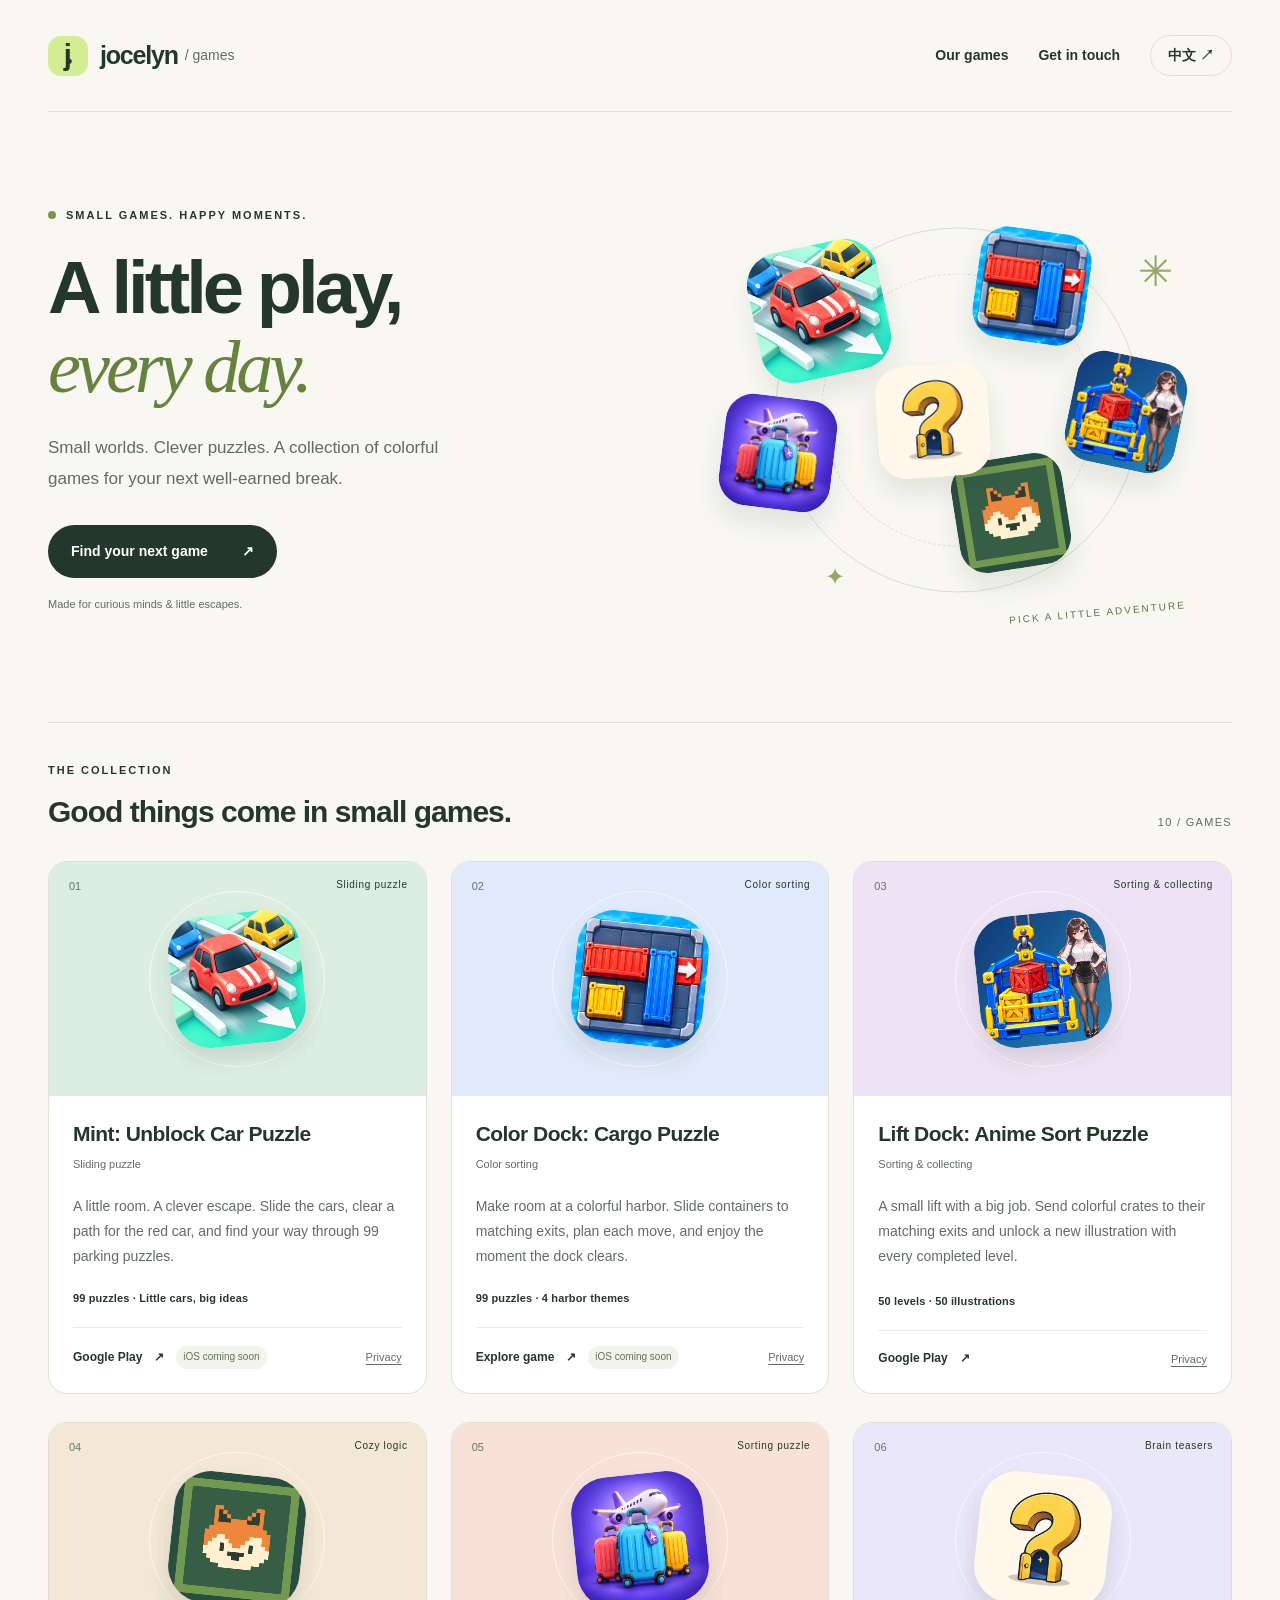
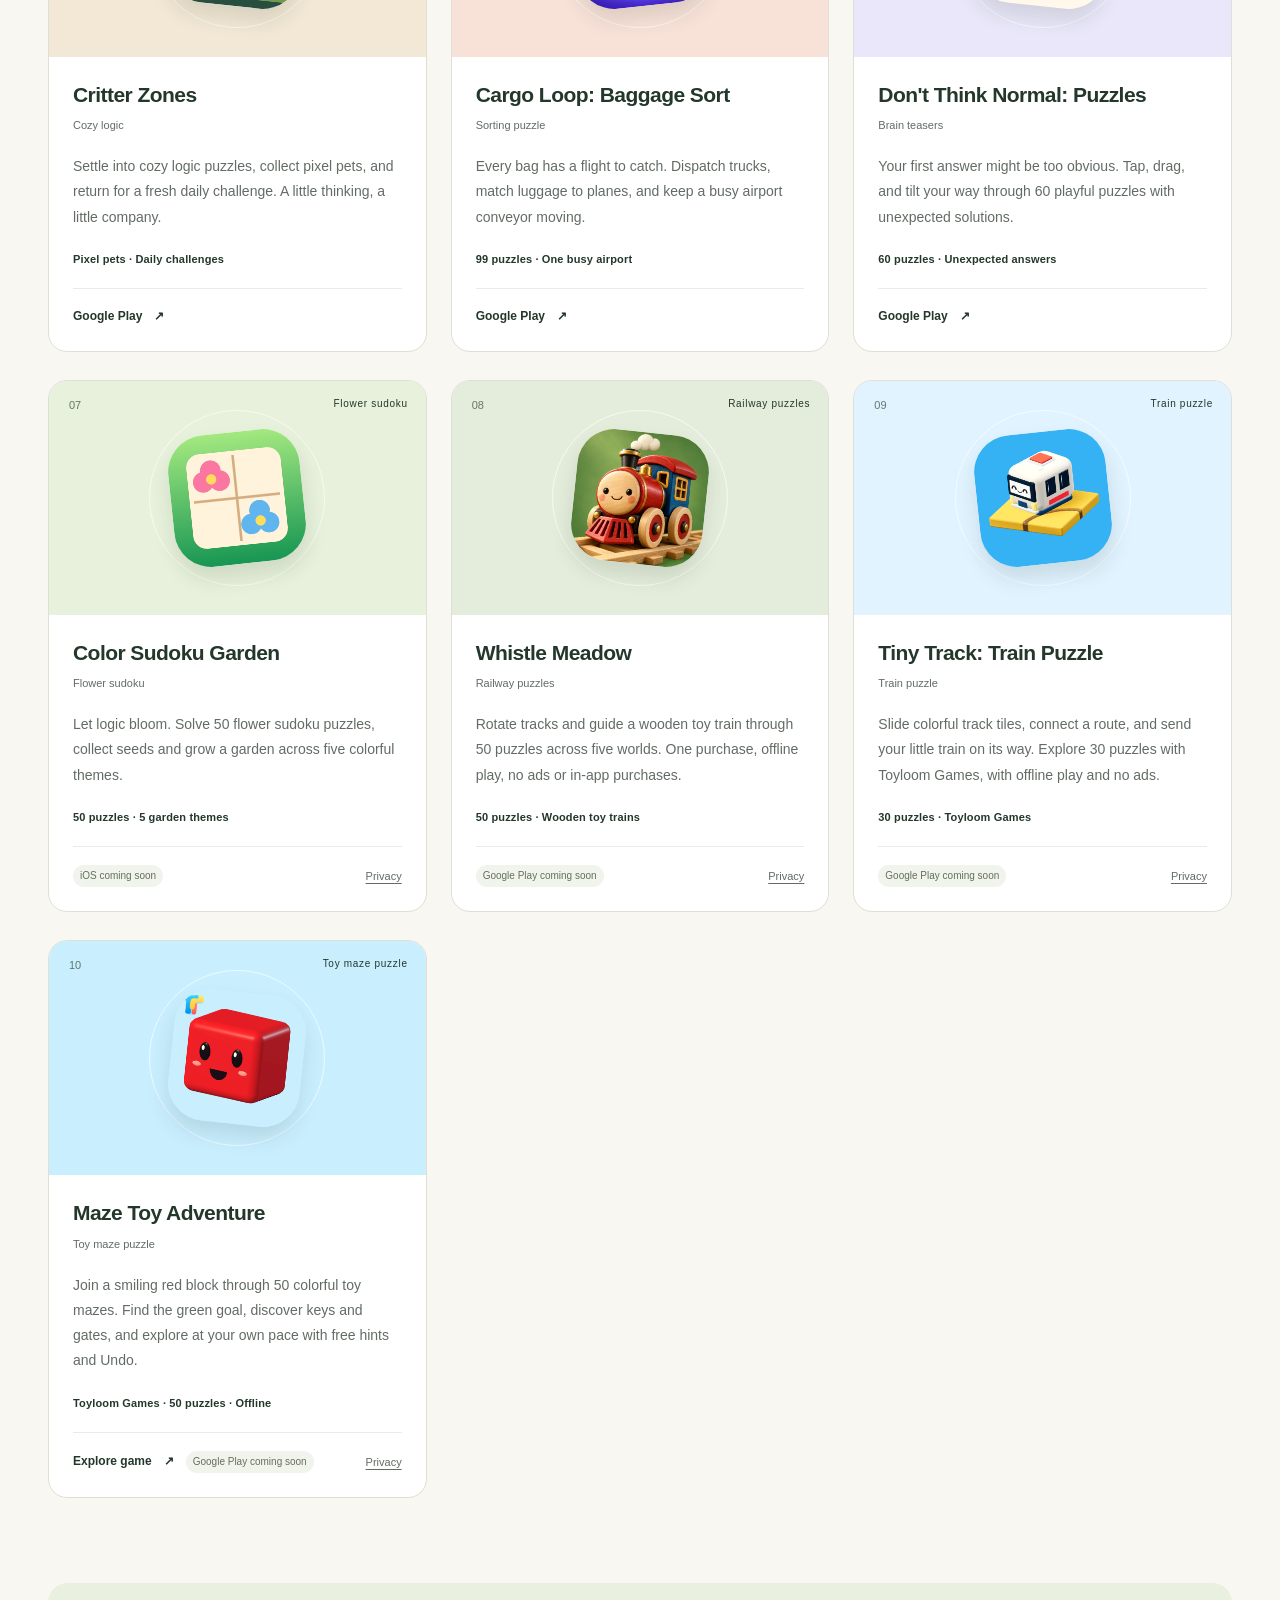
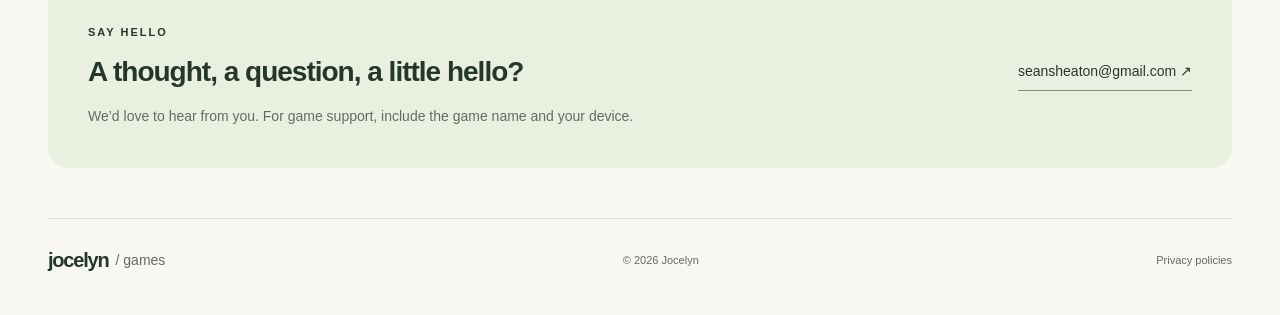
<file: index.html>
<!doctype html>
<html lang="en"><head><meta charset="utf-8"><meta name="viewport" content="width=device-width,initial-scale=1"><meta name="description" content="Discover Jocelyn’s playful puzzle games: Mint, Color Dock, Lift Dock, Critter Zones, Cargo Loop, Don't Think Normal Color Sudoku Garden, Whistle Meadow and Tiny Track: Train Puzzle and Maze Toy Adventure."><meta name="theme-color" content="#f8f7f2"><meta property="og:title" content="Jocelyn Games — A little play, every day."><meta property="og:description" content="Small worlds. Clever puzzles. Find your next little escape."><meta property="og:image" content="https://seansheaton-oss.github.io/mint.png"><link rel="icon" href="favicon.svg" type="image/svg+xml"><link rel="stylesheet" href="style.css"><title>Jocelyn Games — A little play, every day.</title><script src="site.js" defer></script></head><body>
<a class="skip" href="#games">Skip to games / 跳到游戏</a><header class="wrap"><a class="brand" href="./" aria-label="Jocelyn Games home"><span class="brand-mark" aria-hidden="true">j<span>•</span></span>jocelyn<span class="brand-small"> / games</span></a><nav aria-label="Main navigation"><a href="#games"><span data-en="Our games" data-zh="我们的游戏">Our games</span></a><a href="#contact"><span data-en="Get in touch" data-zh="联系我们">Get in touch</span></a><button id="language" type="button" aria-label="切换为中文">中文 <span aria-hidden="true">↗</span></button></nav></header><main class="wrap"><section class="hero" aria-labelledby="headline"><div class="hero-copy"><div class="eyebrow"><span class="dot"></span><span data-en="SMALL GAMES. HAPPY MOMENTS." data-zh="小小的游戏，大大的快乐。">SMALL GAMES. HAPPY MOMENTS.</span></div><h1 id="headline"><span data-en="A little play," data-zh="给日常，">A little play,</span><br><em data-en="every day." data-zh="添一点好玩。">every day.</em></h1><p class="intro" data-en="Small worlds. Clever puzzles. A collection of colorful games for your next well-earned break." data-zh="小小世界，藏着巧思。挑一款喜欢的游戏，在缤纷的谜题里，享受一段属于自己的轻松时光。">Small worlds. Clever puzzles. A collection of colorful games for your next well-earned break.</p><a class="primary" href="#games"><span data-en="Find your next game" data-zh="发现你的下一款游戏">Find your next game</span> <span aria-hidden="true">↗</span></a><div class="hero-note"><span data-en="Made for curious minds &amp; little escapes." data-zh="为好奇心，也为片刻闲暇。">Made for curious minds &amp; little escapes.</span></div></div><div class="hero-art"><div class="orbit"></div><span class="spark spark-one" aria-hidden="true">✳</span><a href="#mint" class="tile tile-0" aria-label="Mint: Unblock Car Puzzle"><img src="mint.png" alt="" width="112" height="112"></a><a href="#color-dock" class="tile tile-1" aria-label="Color Dock: Cargo Puzzle"><img src="color-dock.png" alt="" width="112" height="112"></a><a href="#lift-dock" class="tile tile-2" aria-label="Lift Dock: Anime Sort Puzzle"><img src="lift-dock.png" alt="" width="112" height="112"></a><a href="#critter-zones" class="tile tile-3" aria-label="Critter Zones"><img src="critter-zones.png" alt="" width="112" height="112"></a><a href="#cargo-loop" class="tile tile-4" aria-label="Cargo Loop: Baggage Sort"><img src="cargo-loop.png" alt="" width="112" height="112"></a><a href="#dont-think-normal" class="tile tile-5" aria-label="Don&#x27;t Think Normal: Puzzles"><img src="dont-think-normal.png" alt="" width="112" height="112"></a><span class="spark spark-two" aria-hidden="true">✦</span><span class="art-label"><span data-en="PICK A LITTLE ADVENTURE" data-zh="选一场小小的冒险">PICK A LITTLE ADVENTURE</span></span></div></section><section id="games" aria-labelledby="games-title"><div class="section-heading"><div><div class="eyebrow"><span data-en="THE COLLECTION" data-zh="游戏合集">THE COLLECTION</span></div><h2 id="games-title"><span data-en="Good things come in small games." data-zh="小小游戏，慢慢喜欢。">Good things come in small games.</span></h2></div><span class="count">10 / <span data-en="GAMES" data-zh="款游戏">GAMES</span></span></div><div class="games"><article class="game" id="mint"><div class="game-art" style="--tint:#dceee2"><span class="number">01</span><span class="category" data-en="Sliding puzzle" data-zh="滑块解谜">Sliding puzzle</span><img src="mint.png" alt="Mint: Unblock Car Puzzle icon" width="144" height="144" loading="lazy"></div><div class="game-body"><h3>Mint: Unblock Car Puzzle</h3><p class="subtitle" data-en="Sliding puzzle" data-zh="薄荷汽车突围">Sliding puzzle</p><p class="description" data-en="A little room. A clever escape. Slide the cars, clear a path for the red car, and find your way through 99 parking puzzles." data-zh="在清新的薄荷小城里，滑动车辆，为红色小车让出通道。挑战 99 道挪车谜题，用更少的步数摘下星星。">A little room. A clever escape. Slide the cars, clear a path for the red car, and find your way through 99 parking puzzles.</p><p class="features" data-en="99 puzzles · Little cars, big ideas" data-zh="99 道谜题 · 小汽车，大巧思">99 puzzles · Little cars, big ideas</p><div class="game-links"><a class="store" href="https://play.google.com/store/apps/details?id=com.carescape.sprint1" target="_blank" rel="noopener noreferrer">Google Play <span aria-hidden="true">↗</span></a><span class="soon" data-en="iOS coming soon" data-zh="iOS 即将上线">iOS coming soon</span><a class="privacy" href="/game-privacy-policies/mint-unblock-car-puzzle/"><span data-en="Privacy" data-zh="隐私政策">Privacy</span></a></div></div></article><article class="game" id="color-dock"><div class="game-art" style="--tint:#e0eafa"><span class="number">02</span><span class="category" data-en="Color sorting" data-zh="色彩分类">Color sorting</span><img src="color-dock.png" alt="Color Dock: Cargo Puzzle icon" width="144" height="144" loading="lazy"></div><div class="game-body"><h3>Color Dock: Cargo Puzzle</h3><p class="subtitle" data-en="Color sorting" data-zh="彩色码头：货柜谜题">Color sorting</p><p class="description" data-en="Make room at a colorful harbor. Slide containers to matching exits, plan each move, and enjoy the moment the dock clears." data-zh="把彩色货柜送往同色出口，安排每一步的先后顺序。在 99 个关卡里，一点点腾出空间，享受清空码头的成就感。">Make room at a colorful harbor. Slide containers to matching exits, plan each move, and enjoy the moment the dock clears.</p><p class="features" data-en="99 puzzles · 4 harbor themes" data-zh="99 个关卡 · 4 种港口主题">99 puzzles · 4 harbor themes</p><div class="game-links"><a class="store" href="/color-dock.html"><span data-en="Explore game" data-zh="了解游戏">Explore game</span> <span aria-hidden="true">↗</span></a><span class="soon" data-en="iOS coming soon" data-zh="iOS 即将上线">iOS coming soon</span><a class="privacy" href="/game-privacy-policies/color-dock/"><span data-en="Privacy" data-zh="隐私政策">Privacy</span></a></div></div></article><article class="game" id="lift-dock"><div class="game-art" style="--tint:#eee3f4"><span class="number">03</span><span class="category" data-en="Sorting &amp; collecting" data-zh="分类与收集">Sorting &amp; collecting</span><img src="lift-dock.png" alt="Lift Dock: Anime Sort Puzzle icon" width="144" height="144" loading="lazy"></div><div class="game-body"><h3>Lift Dock: Anime Sort Puzzle</h3><p class="subtitle" data-en="Sorting &amp; collecting" data-zh="升降机分类与插画收藏">Sorting &amp; collecting</p><p class="description" data-en="A small lift with a big job. Send colorful crates to their matching exits and unlock a new illustration with every completed level." data-zh="小小升降机，装着大大的挑战。合理安排彩色货箱的顺序，送往同色出口；每过一关，解锁一张新的收藏插画。">A small lift with a big job. Send colorful crates to their matching exits and unlock a new illustration with every completed level.</p><p class="features" data-en="50 levels · 50 illustrations" data-zh="50 个关卡 · 50 张插画">50 levels · 50 illustrations</p><div class="game-links"><a class="store" href="https://play.google.com/store/apps/details?id=com.liftdock.sortlite" target="_blank" rel="noopener noreferrer">Google Play <span aria-hidden="true">↗</span></a><a class="privacy" href="/lift-dock-sort-lite-config/"><span data-en="Privacy" data-zh="隐私政策">Privacy</span></a></div></div></article><article class="game" id="critter-zones"><div class="game-art" style="--tint:#f2e8d5"><span class="number">04</span><span class="category" data-en="Cozy logic" data-zh="治愈逻辑">Cozy logic</span><img src="critter-zones.png" alt="Critter Zones icon" width="144" height="144" loading="lazy"></div><div class="game-body"><h3>Critter Zones</h3><p class="subtitle" data-en="Cozy logic" data-zh="像素萌宠逻辑谜题">Cozy logic</p><p class="description" data-en="Settle into cozy logic puzzles, collect pixel pets, and return for a fresh daily challenge. A little thinking, a little company." data-zh="在轻松的逻辑谜题里慢慢思考，收集可爱的像素萌宠，再来一局每日挑战。让解谜时光，多一点陪伴。">Settle into cozy logic puzzles, collect pixel pets, and return for a fresh daily challenge. A little thinking, a little company.</p><p class="features" data-en="Pixel pets · Daily challenges" data-zh="像素萌宠 · 每日挑战">Pixel pets · Daily challenges</p><div class="game-links"><a class="store" href="https://play.google.com/store/apps/details?id=com.critterzones.puzzle" target="_blank" rel="noopener noreferrer">Google Play <span aria-hidden="true">↗</span></a></div></div></article><article class="game" id="cargo-loop"><div class="game-art" style="--tint:#f8e2d8"><span class="number">05</span><span class="category" data-en="Sorting puzzle" data-zh="分类解谜">Sorting puzzle</span><img src="cargo-loop.png" alt="Cargo Loop: Baggage Sort icon" width="144" height="144" loading="lazy"></div><div class="game-body"><h3>Cargo Loop: Baggage Sort</h3><p class="subtitle" data-en="Sorting puzzle" data-zh="机场行李分拣">Sorting puzzle</p><p class="description" data-en="Every bag has a flight to catch. Dispatch trucks, match luggage to planes, and keep a busy airport conveyor moving." data-zh="每件行李，都有要赶上的航班。选择卡车的出发顺序，把彩色行李送上对应飞机，在有限的传送带空间里规划下一步。">Every bag has a flight to catch. Dispatch trucks, match luggage to planes, and keep a busy airport conveyor moving.</p><p class="features" data-en="99 puzzles · One busy airport" data-zh="99 道谜题 · 一座忙碌的小机场">99 puzzles · One busy airport</p><div class="game-links"><a class="store" href="https://play.google.com/store/apps/details?id=com.jocelyn.cargoloop" target="_blank" rel="noopener noreferrer">Google Play <span aria-hidden="true">↗</span></a></div></div></article><article class="game" id="dont-think-normal"><div class="game-art" style="--tint:#e9e7f9"><span class="number">06</span><span class="category" data-en="Brain teasers" data-zh="脑洞解谜">Brain teasers</span><img src="dont-think-normal.png" alt="Don&#x27;t Think Normal: Puzzles icon" width="144" height="144" loading="lazy"></div><div class="game-body"><h3>Don&#x27;t Think Normal: Puzzles</h3><p class="subtitle" data-en="Brain teasers" data-zh="换个思路，答案就不一样">Brain teasers</p><p class="description" data-en="Your first answer might be too obvious. Tap, drag, and tilt your way through 60 playful puzzles with unexpected solutions." data-zh="第一眼想到的答案，也许太普通了。试试点击、拖动和倾斜手机，在 60 道脑洞谜题里，发现意料之外的解法。">Your first answer might be too obvious. Tap, drag, and tilt your way through 60 playful puzzles with unexpected solutions.</p><p class="features" data-en="60 puzzles · Unexpected answers" data-zh="60 道谜题 · 意想不到的答案">60 puzzles · Unexpected answers</p><div class="game-links"><a class="store" href="https://play.google.com/store/apps/details?id=com.game.dontthinknormal" target="_blank" rel="noopener noreferrer">Google Play <span aria-hidden="true">↗</span></a></div></div></article><article class="game" id="color-sudoku-garden"><div class="game-art" style="--tint:#e7f1db"><span class="number">07</span><span class="category" data-en="Flower sudoku" data-zh="花朵数独">Flower sudoku</span><img src="color-sudoku-garden.png" alt="Color Sudoku Garden icon" width="144" height="144" loading="lazy"></div><div class="game-body"><h3>Color Sudoku Garden</h3><p class="subtitle" data-en="Flower sudoku" data-zh="彩色数独花园">Flower sudoku</p><p class="description" data-en="Let logic bloom. Solve 50 flower sudoku puzzles, collect seeds and grow a garden across five colorful themes." data-zh="让逻辑与花朵一同绽放。挑战 50 个花朵数独关卡，收集种子，在五种主题中打造自己的花园。">Let logic bloom. Solve 50 flower sudoku puzzles, collect seeds and grow a garden across five colorful themes.</p><p class="features" data-en="50 puzzles · 5 garden themes" data-zh="50 个关卡 · 5 种花园主题">50 puzzles · 5 garden themes</p><div class="game-links"><span class="soon" data-en="iOS coming soon" data-zh="iOS 即将上线">iOS coming soon</span><a class="privacy" href="/game-privacy-policies/color-sudoku-garden/"><span data-en="Privacy" data-zh="隐私政策">Privacy</span></a></div></div></article><article class="game" id="whistle-meadow"><div class="game-art" style="--tint:#e4eddb"><span class="number">08</span><span class="category" data-en="Railway puzzles" data-zh="铁路解谜">Railway puzzles</span><img src="whistle-meadow.png" alt="Whistle Meadow icon" width="144" height="144" loading="lazy"></div><div class="game-body"><h3>Whistle Meadow</h3><p class="subtitle" data-en="Railway puzzles" data-zh="木质小火车解谜">Railway puzzles</p><p class="description" data-en="Rotate tracks and guide a wooden toy train through 50 puzzles across five worlds. One purchase, offline play, no ads or in-app purchases." data-zh="旋转轨道，带领木质小火车挑战五个世界的 50 个谜题。一次购买，离线游玩，无广告、无内购。">Rotate tracks and guide a wooden toy train through 50 puzzles across five worlds. One purchase, offline play, no ads or in-app purchases.</p><p class="features" data-en="50 puzzles · Wooden toy trains" data-zh="50 个关卡 · 木质玩具火车">50 puzzles · Wooden toy trains</p><div class="game-links"><span class="soon" data-en="Google Play coming soon" data-zh="Google Play 即将上线">Google Play coming soon</span><a class="privacy" href="/game-privacy-policies/whistle-meadow/"><span data-en="Privacy" data-zh="隐私政策">Privacy</span></a></div></div></article><article class="game" id="tiny-track-escape"><div class="game-art" style="--tint:#e0f3ff"><span class="number">09</span><span class="category" data-en="Train puzzle" data-zh="火车解谜">Train puzzle</span><img src="tiny-track-escape.png" alt="Tiny Track: Train Puzzle icon" width="144" height="144" loading="lazy"></div><div class="game-body"><h3>Tiny Track: Train Puzzle</h3><p class="subtitle" data-en="Train puzzle" data-zh="小小轨道：火车解谜">Train puzzle</p><p class="description" data-en="Slide colorful track tiles, connect a route, and send your little train on its way. Explore 30 puzzles with Toyloom Games, with offline play and no ads." data-zh="移动彩色轨道块，连接路线，让小火车顺利到站。与 Toyloom Games 一起挑战 30 个谜题，离线游玩，无广告打扰。">Slide colorful track tiles, connect a route, and send your little train on its way. Explore 30 puzzles with Toyloom Games, with offline play and no ads.</p><p class="features" data-en="30 puzzles · Toyloom Games" data-zh="30 个关卡 · Toyloom Games">30 puzzles · Toyloom Games</p><div class="game-links"><span class="soon" data-en="Google Play coming soon" data-zh="Google Play 即将上线">Google Play coming soon</span><a class="privacy" href="/game-privacy-policies/tiny-track-escape/"><span data-en="Privacy" data-zh="隐私政策">Privacy</span></a></div></div></article><article class="game" id="maze-toy-adventure"><div class="game-art" style="--tint:#c9efff"><span class="number">10</span><span class="category" data-en="Toy maze puzzle" data-zh="玩具迷宫解谜">Toy maze puzzle</span><img src="maze-toy-adventure.png" alt="Maze Toy Adventure icon" width="144" height="144" loading="lazy"></div><div class="game-body"><h3>Maze Toy Adventure</h3><p class="subtitle" data-en="Toy maze puzzle" data-zh="玩具迷宫大冒险">Toy maze puzzle</p><p class="description" data-en="Join a smiling red block through 50 colorful toy mazes. Find the green goal, discover keys and gates, and explore at your own pace with free hints and Undo." data-zh="和微笑的小红块探索 50 个缤纷玩具迷宫。寻找绿色终点，发现钥匙和门，在不限次提示和撤销的帮助下，按自己的节奏前进。">Join a smiling red block through 50 colorful toy mazes. Find the green goal, discover keys and gates, and explore at your own pace with free hints and Undo.</p><p class="features" data-en="Toyloom Games · 50 puzzles · Offline" data-zh="Toyloom Games · 50 关 · 离线游玩">Toyloom Games · 50 puzzles · Offline</p><div class="game-links"><a class="store" href="/maze-toy-adventure/"><span data-en="Explore game" data-zh="了解游戏">Explore game</span> <span aria-hidden="true">↗</span></a><span class="soon" data-en="Google Play coming soon" data-zh="Google Play 即将上线">Google Play coming soon</span><a class="privacy" href="/game-privacy-policies/maze-toy-adventure/"><span data-en="Privacy" data-zh="隐私政策">Privacy</span></a></div></div></article></div></section><section class="contact" id="contact"><div><div class="eyebrow"><span data-en="SAY HELLO" data-zh="打个招呼">SAY HELLO</span></div><h2><span data-en="A thought, a question, a little hello?" data-zh="有建议、有问题，或只是想打个招呼？">A thought, a question, a little hello?</span></h2><p data-en="We’d love to hear from you. For game support, include the game name and your device." data-zh="欢迎来信。反馈游戏问题时，请附上游戏名称和设备型号，方便我们更快了解情况。">We’d love to hear from you. For game support, include the game name and your device.</p></div><a href="mailto:seansheaton@gmail.com">seansheaton@gmail.com <span aria-hidden="true">↗</span></a></section></main><footer class="wrap"><a class="brand" href="./">jocelyn<span class="brand-small"> / games</span></a><span>© 2026 Jocelyn</span><a href="/game-privacy-policies/"><span data-en="Privacy policies" data-zh="隐私政策">Privacy policies</span></a></footer></body></html>
</file>
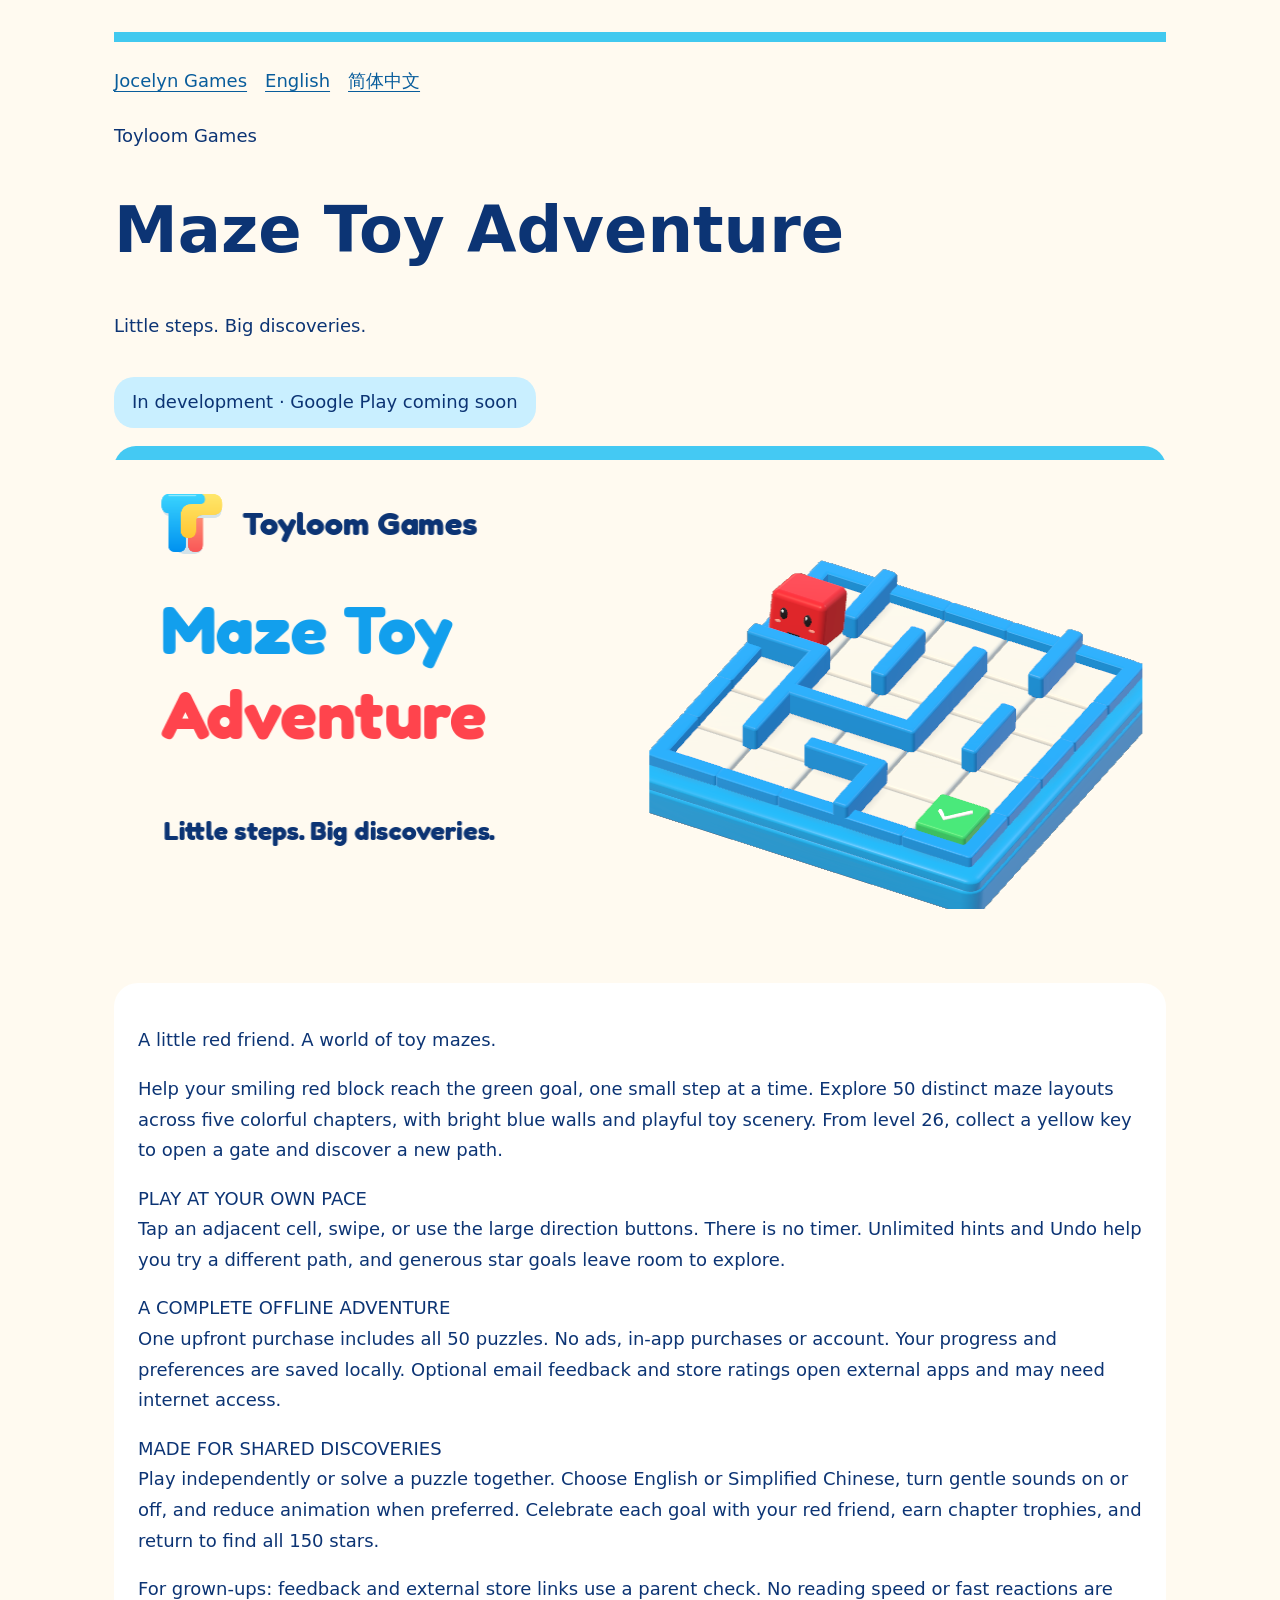
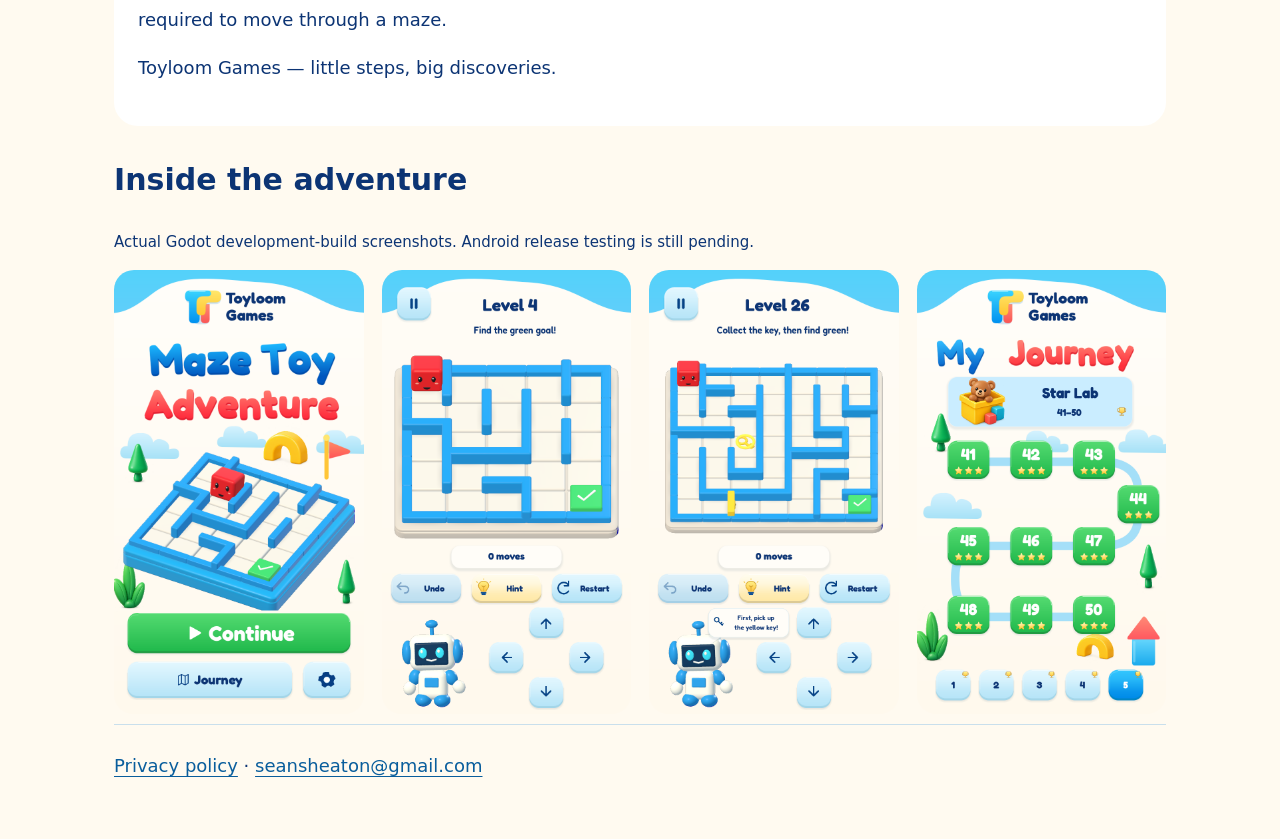
<file: maze-toy-adventure/index.html>
<!doctype html><html lang="en"><head><meta charset="utf-8"><meta name="viewport" content="width=device-width,initial-scale=1"><title>Maze Toy Adventure · Toyloom Games</title><meta name="description" content="Little steps. Big discoveries. 50 offline toy maze puzzles / 50 个离线玩具迷宫。"><link rel="icon" href="../maze-toy-adventure.png"><link rel="stylesheet" href="style.css"><link rel="alternate" hreflang="en" href="index.html"><link rel="alternate" hreflang="zh-CN" href="zh.html"></head><body><main><header><nav><a href="/">Jocelyn Games</a><a href="index.html" lang="en">English</a><a href="zh.html" lang="zh-CN">简体中文</a></nav><p>Toyloom Games</p><h1>Maze Toy Adventure</h1><p>Little steps. Big discoveries.</p><p class="pill">In development · Google Play coming soon</p><img class="banner" src="en-feature_1024x500.png" alt="Maze Toy Adventure: a red block in a blue toy maze" width="1024" height="500"></header><article><p>A little red friend. A world of toy mazes.</p><p>Help your smiling red block reach the green goal, one small step at a time. Explore 50 distinct maze layouts across five colorful chapters, with bright blue walls and playful toy scenery. From level 26, collect a yellow key to open a gate and discover a new path.</p><p>PLAY AT YOUR OWN PACE<br>Tap an adjacent cell, swipe, or use the large direction buttons. There is no timer. Unlimited hints and Undo help you try a different path, and generous star goals leave room to explore.</p><p>A COMPLETE OFFLINE ADVENTURE<br>One upfront purchase includes all 50 puzzles. No ads, in-app purchases or account. Your progress and preferences are saved locally. Optional email feedback and store ratings open external apps and may need internet access.</p><p>MADE FOR SHARED DISCOVERIES<br>Play independently or solve a puzzle together. Choose English or Simplified Chinese, turn gentle sounds on or off, and reduce animation when preferred. Celebrate each goal with your red friend, earn chapter trophies, and return to find all 150 stars.</p><p>For grown-ups: feedback and external store links use a parent check. No reading speed or fast reactions are required to move through a maze.</p><p>Toyloom Games — little steps, big discoveries.</p></article><h2>Inside the adventure</h2><p class="muted">Actual Godot development-build screenshots. Android release testing is still pending.</p><div class="grid"><a href="en-home.png"><img src="en-home.png" alt="Home / 首页" width="750" height="1334" loading="lazy"></a><a href="en-play.png"><img src="en-play.png" alt="Gameplay / 游戏棋盘" width="750" height="1334" loading="lazy"></a><a href="en-key.png"><img src="en-key.png" alt="Key and gate / 钥匙与门" width="750" height="1334" loading="lazy"></a><a href="en-open_journey.png"><img src="en-open_journey.png" alt="Journey / 关卡旅程" width="750" height="1334" loading="lazy"></a></div><footer><a href="/game-privacy-policies/maze-toy-adventure/">Privacy policy</a> · <a href="mailto:seansheaton@gmail.com">seansheaton@gmail.com</a></footer></main></body></html>
</file>
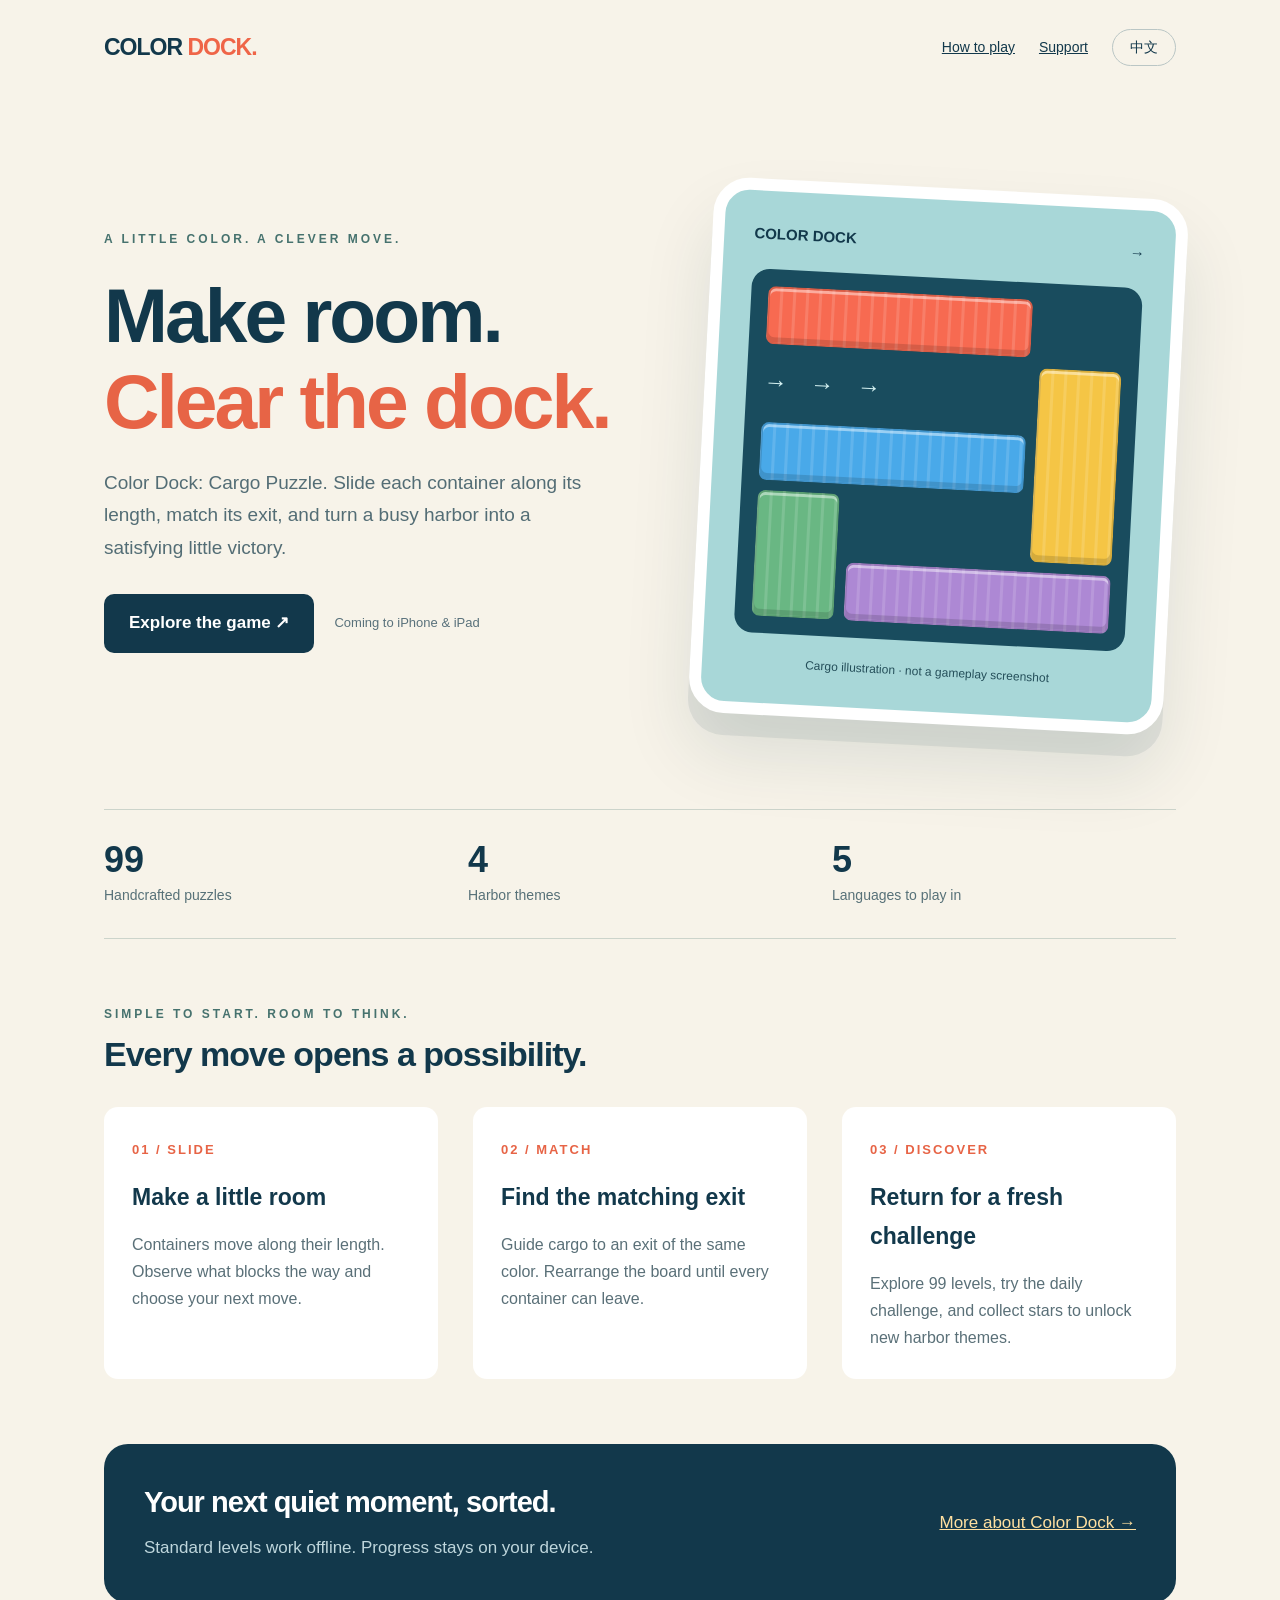
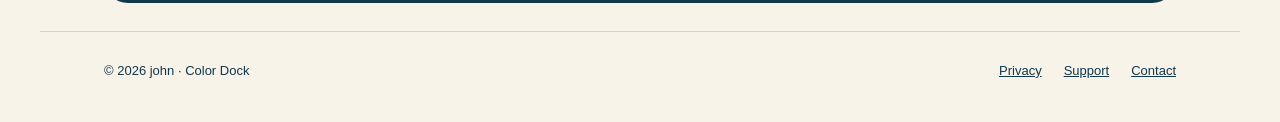
<file: color-dock.html>
<!doctype html>
<html lang="zh-CN"><head><meta charset="utf-8"><meta name="viewport" content="width=device-width,initial-scale=1"><meta name="description" content="Color Dock · 彩色码头：货柜谜题。滑动货柜，匹配出口，清空码头。99 关休闲益智游戏，支持 iPhone 和 iPad。"><meta name="theme-color" content="#0c3044"><title>Color Dock — 彩色码头：货柜谜题</title><style>
*{box-sizing:border-box}html{scroll-behavior:smooth}body{margin:0;background:#f7f3e9;color:#12384b;font:17px/1.7 -apple-system,BlinkMacSystemFont,"Segoe UI",sans-serif}a{color:inherit}nav,main,footer{max-width:1200px;margin:auto;padding:28px 5%}nav{display:flex;align-items:center;justify-content:space-between;gap:20px}.brand{font-size:23px;font-weight:900;text-decoration:none;letter-spacing:-1px}.brand i{color:#ef6548;font-style:normal}button{font:inherit;background:transparent;border:1px solid #bac6c5;padding:6px 17px;border-radius:25px;color:inherit;cursor:pointer}button:hover,a:hover{opacity:.8}:focus-visible{outline:3px solid #e96845;outline-offset:5px}nav .links{display:flex;align-items:center;gap:24px;font-size:14px}.hero{display:grid;grid-template-columns:1.1fr 1fr;gap:7%;align-items:center;padding:65px 0 85px}.eyebrow{font-size:12px;font-weight:800;letter-spacing:3px;color:#46726e;text-transform:uppercase}h1{font-size:clamp(46px,6vw,78px);line-height:1.13;letter-spacing:-3px;margin:22px 0}h1 span{color:#e76446}p.lead{max-width:490px;font-size:19px;color:#536d75}.cta{display:flex;gap:20px;align-items:center;flex-wrap:wrap;margin:30px 0}.primary{display:inline-block;background:#12384b;color:#fff;padding:15px 25px;border-radius:10px;text-decoration:none;font-weight:700}.soon{font-size:13px;color:#59717b}.art{position:relative;background:#a8d7d8;border:12px solid white;border-radius:36px;padding:30px;box-shadow:0 22px 0 #0d354414,0 40px 70px #0d35441c;transform:rotate(3deg)}.art-title{font-weight:900;font-size:15px;display:flex;justify-content:space-between;margin-bottom:22px}.grid{display:grid;grid-template-columns:repeat(4,1fr);grid-template-rows:repeat(5,58px);gap:10px;background:#194c5e;padding:17px;border-radius:18px}.cargo{border-radius:8px;background:repeating-linear-gradient(90deg,transparent 0 10px,#ffffff22 10px 13px),var(--c);box-shadow:inset 0 3px 0 #ffffff70,inset 0 -5px 0 #0002;border:2px solid #0002}.red{--c:#f76a51;grid-area:1/1/2/4}.yellow{--c:#f5c545;grid-area:2/4/5/5}.blue{--c:#49a9e9;grid-area:3/1/4/4}.green{--c:#69b783;grid-area:4/1/6/2}.purple{--c:#ad88d4;grid-area:5/2/6/5}.out{grid-area:2/1/3/4;color:#d4f1f1;font-size:24px;align-self:center;letter-spacing:8px}.art small{display:block;text-align:center;font-size:12px;margin-top:20px;color:#244e59}.stats{border-top:1px solid #ccd4cb;border-bottom:1px solid #ccd4cb;display:grid;grid-template-columns:repeat(3,1fr);padding:28px 0;gap:20px}.stat strong{font-size:36px;line-height:1.2;display:block}.stat span{font-size:14px;color:#577178}section{padding:65px 0}h2{font-size:34px;line-height:1.3;letter-spacing:-1px;margin:8px 0 30px}.steps{display:grid;grid-template-columns:repeat(3,1fr);gap:35px}.steps article{padding:28px;background:white;border-radius:14px}.steps b{font-size:13px;color:#e76446;letter-spacing:2px}.steps h3{font-size:23px;margin:14px 0}.steps p{color:#5a7078;font-size:16px;margin:0}.banner{background:#12384b;color:#fff;border-radius:24px;padding:40px;display:flex;gap:25px;align-items:center;justify-content:space-between}.banner h2{margin:0 0 12px;font-size:29px}.banner p{margin:0;color:#bed6dc}.banner a{white-space:nowrap;color:#ffe0a0}footer{border-top:1px solid #ccd4cb;font-size:13px;display:flex;justify-content:space-between;gap:24px;flex-wrap:wrap;padding-bottom:40px}footer .links{display:flex;gap:22px} @media(max-width:760px){nav .links>a{display:none}.hero{grid-template-columns:1fr;padding:30px 0 65px;gap:45px}h1{letter-spacing:-2px}.art{max-width:440px;width:94%;margin:auto;transform:rotate(2deg)}.grid{grid-template-rows:repeat(5,45px)}.steps{grid-template-columns:1fr;gap:16px}.stats{gap:14px}.stat strong{font-size:29px}.banner{display:block;padding:28px}.banner a{display:inline-block;margin-top:20px}section{padding:45px 0}}@media(prefers-reduced-motion:reduce){html{scroll-behavior:auto}}
</style></head><body><nav><a class="brand" href="/">COLOR <i>DOCK.</i></a><div class="links"><a href="#how" data-en="How to play">玩法介绍</a><a href="/game-privacy-policies/color-dock/support.html" data-en="Support">技术支持</a><button id="language" type="button" aria-label="Switch language">English</button></div></nav><main><div class="hero"><div><div class="eyebrow" data-en="A little color. A clever move.">一点色彩，一点巧思。</div><h1 data-en="Make room.<br><span>Clear the dock.</span>">腾出通道，<br><span>让色彩离港。</span></h1><p class="lead" data-en="Color Dock: Cargo Puzzle. Slide each container along its length, match its exit, and turn a busy harbor into a satisfying little victory.">彩色码头：货柜谜题。沿着货柜的长边滑动，找到同色出口，把繁忙的码头变成一场轻松的小胜利。</p><div class="cta"><a class="primary" href="#how" data-en="Explore the game ↗">了解游戏 ↗</a><span class="soon" data-en="Coming to iPhone & iPad">即将登陆 iPhone 与 iPad</span></div></div><div class="art" role="img" aria-label="彩色货柜玩法示意 / Colorful cargo illustration"><div class="art-title"><span>COLOR DOCK</span><span>→</span></div><div class="grid"><div class="cargo red"></div><div class="out">→ → →</div><div class="cargo yellow"></div><div class="cargo blue"></div><div class="cargo green"></div><div class="cargo purple"></div></div><small data-en="Cargo illustration · not a gameplay screenshot">货柜玩法示意 · 非游戏截图</small></div></div><div class="stats"><div class="stat"><strong>99</strong><span data-en="Handcrafted puzzles">关卡挑战</span></div><div class="stat"><strong>4</strong><span data-en="Harbor themes">港口主题</span></div><div class="stat"><strong>5</strong><span data-en="Languages to play in">种游戏语言</span></div></div><section id="how"><div class="eyebrow" data-en="Simple to start. Room to think.">轻松上手，留点空间给思考。</div><h2 data-en="Every move opens a possibility.">每一步，都有新的可能。</h2><div class="steps"><article><b>01 / SLIDE</b><h3 data-en="Make a little room">先腾出一点空间</h3><p data-en="Containers move along their length. Observe what blocks the way and choose your next move.">货柜沿长边方向移动。观察谁挡住了通道，再决定下一步。</p></article><article><b>02 / MATCH</b><h3 data-en="Find the matching exit">寻找同色出口</h3><p data-en="Guide cargo to an exit of the same color. Rearrange the board until every container can leave.">让货柜从相同颜色的出口离开，调整顺序，直到清空棋盘。</p></article><article><b>03 / DISCOVER</b><h3 data-en="Return for a fresh challenge">每天再来一局</h3><p data-en="Explore 99 levels, try the daily challenge, and collect stars to unlock new harbor themes.">探索 99 个关卡，体验每日挑战，收集星星解锁新的港口主题。</p></article></div></section><section class="banner"><div><h2 data-en="Your next quiet moment, sorted.">把片刻闲暇，拼成一点成就感。</h2><p data-en="Standard levels work offline. Progress stays on your device.">普通关卡支持离线游玩，进度保存在你的设备上。</p></div><a href="/game-privacy-policies/color-dock/home.html" data-en="More about Color Dock →">更多游戏信息 →</a></section></main><footer><span>© 2026 john · Color Dock</span><div class="links"><a href="/game-privacy-policies/color-dock/" data-en="Privacy">隐私政策</a><a href="/game-privacy-policies/color-dock/support.html" data-en="Support">技术支持</a><a href="mailto:seansheaton@gmail.com" data-en="Contact">联系我们</a></div></footer><script>const items=[...document.querySelectorAll('[data-en]')];items.forEach(e=>e.dataset.zh=e.innerHTML);let english=false;const toggle=document.getElementById('language');function setLanguage(value){english=value;document.documentElement.lang=english?'en':'zh-CN';items.forEach(e=>e.innerHTML=english?e.dataset.en:e.dataset.zh);toggle.textContent=english?'中文':'English';document.title=english?'Color Dock — Cargo Puzzle':'Color Dock — 彩色码头：货柜谜题'}toggle.addEventListener('click',()=>setLanguage(!english));if(!navigator.language.toLowerCase().startsWith('zh'))setLanguage(true);</script></body></html>
</file>
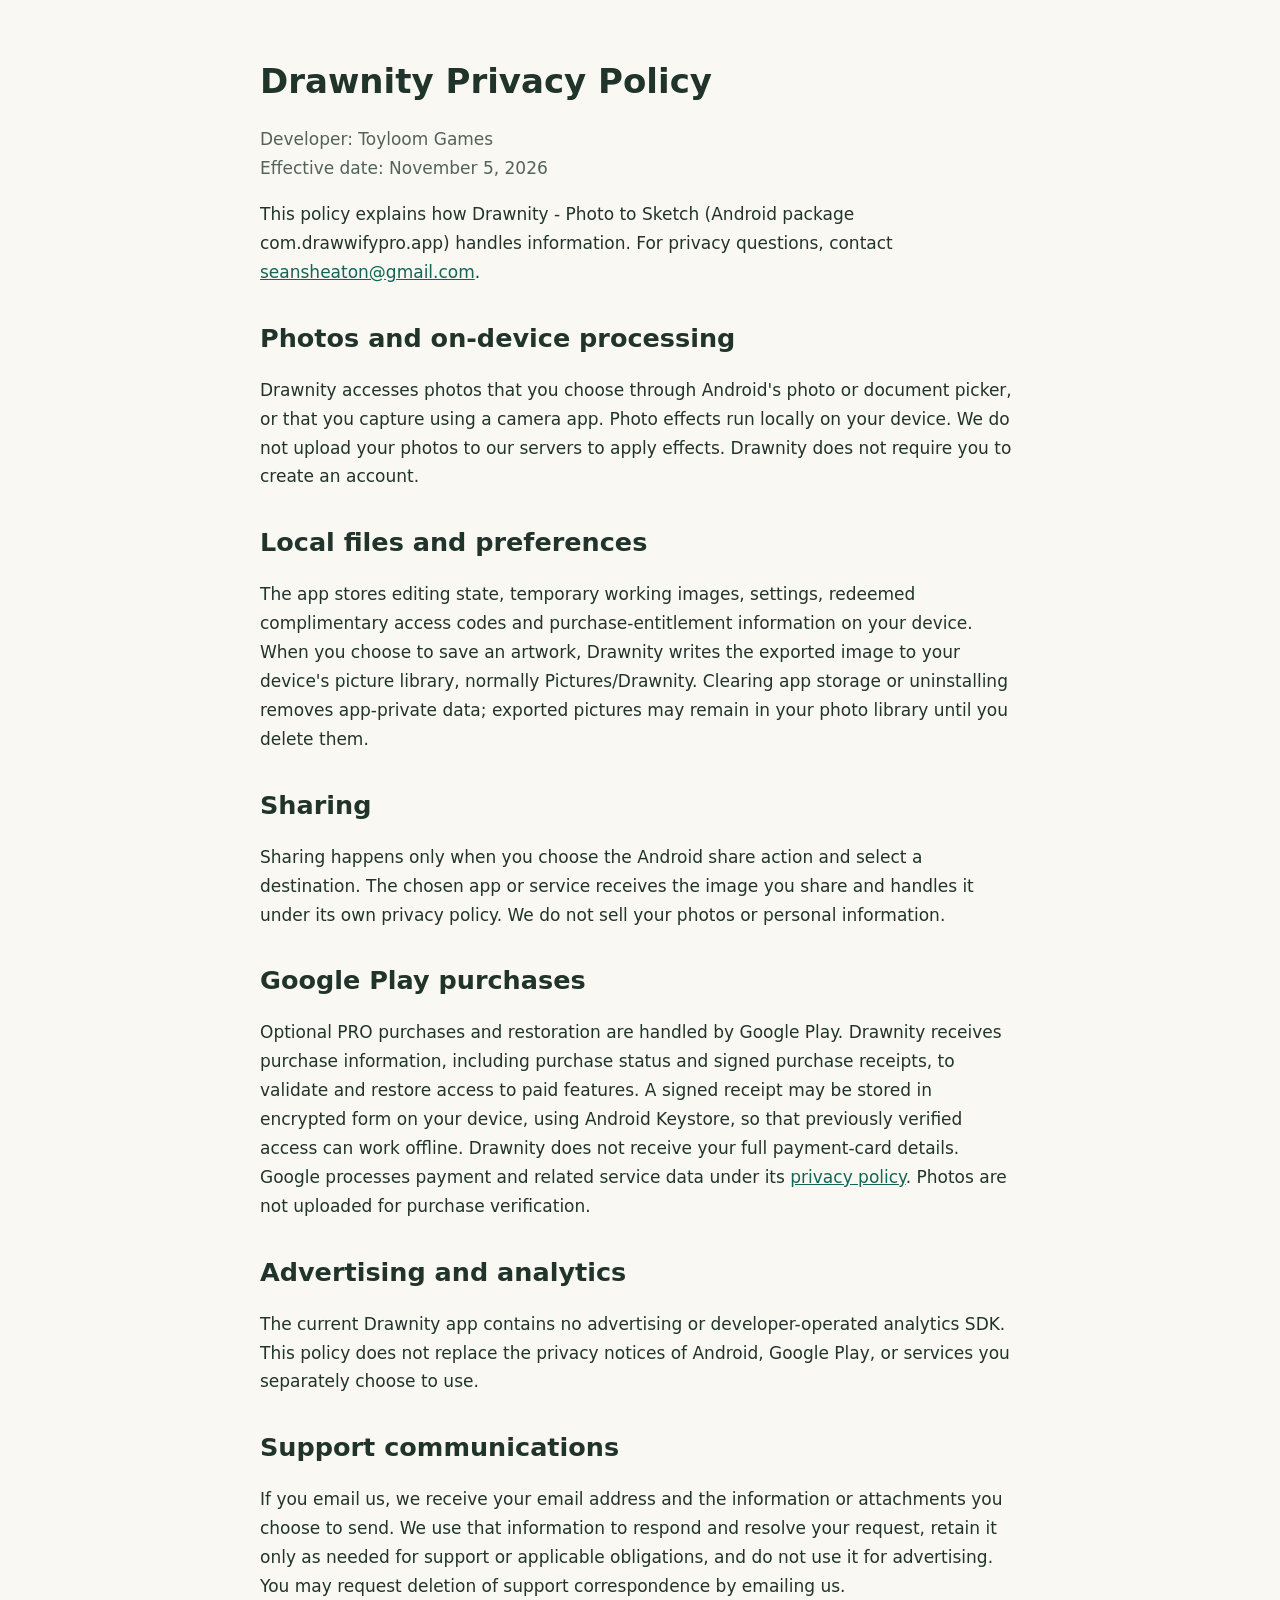
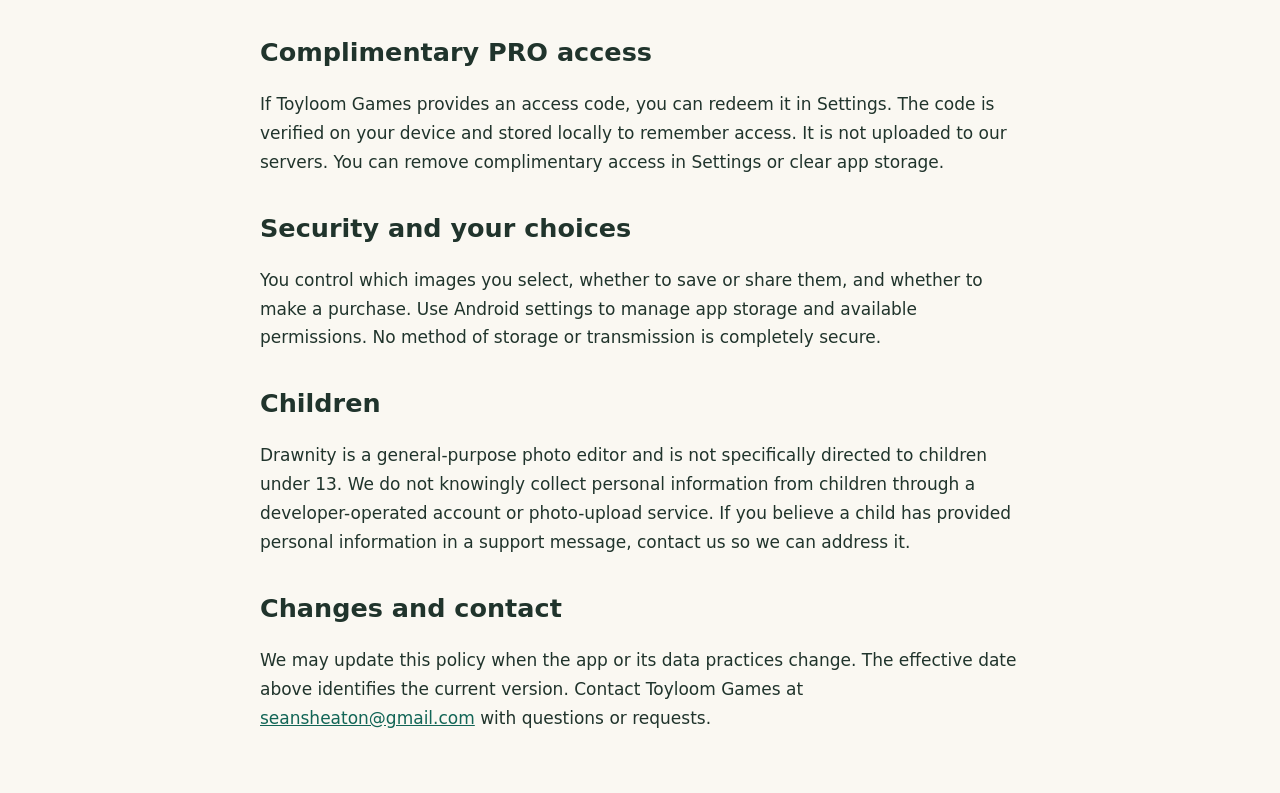
<file: drawnity/privacy.html>
<!doctype html>
<html lang="en"><meta charset="utf-8"><meta name="viewport" content="width=device-width,initial-scale=1"><title>Drawnity Privacy Policy — Toyloom Games</title>
<style>body{max-width:760px;margin:60px auto;padding:0 24px;background:#faf8f2;color:#20342c;font:17px/1.7 system-ui,sans-serif}h1,h2{line-height:1.25}h2{margin-top:36px}a{color:#126556}.date{color:#52635b}</style>
<main><h1>Drawnity Privacy Policy</h1><p class="date">Developer: Toyloom Games<br>Effective date: November 5, 2026</p>
<p>This policy explains how Drawnity - Photo to Sketch (Android package com.drawwifypro.app) handles information. For privacy questions, contact <a href="mailto:seansheaton@gmail.com">seansheaton@gmail.com</a>.</p>
<h2>Photos and on-device processing</h2><p>Drawnity accesses photos that you choose through Android's photo or document picker, or that you capture using a camera app. Photo effects run locally on your device. We do not upload your photos to our servers to apply effects. Drawnity does not require you to create an account.</p>
<h2>Local files and preferences</h2><p>The app stores editing state, temporary working images, settings, redeemed complimentary access codes and purchase-entitlement information on your device. When you choose to save an artwork, Drawnity writes the exported image to your device's picture library, normally Pictures/Drawnity. Clearing app storage or uninstalling removes app-private data; exported pictures may remain in your photo library until you delete them.</p>
<h2>Sharing</h2><p>Sharing happens only when you choose the Android share action and select a destination. The chosen app or service receives the image you share and handles it under its own privacy policy. We do not sell your photos or personal information.</p>
<h2>Google Play purchases</h2><p>Optional PRO purchases and restoration are handled by Google Play. Drawnity receives purchase information, including purchase status and signed purchase receipts, to validate and restore access to paid features. A signed receipt may be stored in encrypted form on your device, using Android Keystore, so that previously verified access can work offline. Drawnity does not receive your full payment-card details. Google processes payment and related service data under its <a href="https://policies.google.com/privacy">privacy policy</a>. Photos are not uploaded for purchase verification.</p>
<h2>Advertising and analytics</h2><p>The current Drawnity app contains no advertising or developer-operated analytics SDK. This policy does not replace the privacy notices of Android, Google Play, or services you separately choose to use.</p>
<h2>Support communications</h2><p>If you email us, we receive your email address and the information or attachments you choose to send. We use that information to respond and resolve your request, retain it only as needed for support or applicable obligations, and do not use it for advertising. You may request deletion of support correspondence by emailing us.</p>
<h2>Complimentary PRO access</h2><p>If Toyloom Games provides an access code, you can redeem it in Settings. The code is verified on your device and stored locally to remember access. It is not uploaded to our servers. You can remove complimentary access in Settings or clear app storage.</p>
<h2>Security and your choices</h2><p>You control which images you select, whether to save or share them, and whether to make a purchase. Use Android settings to manage app storage and available permissions. No method of storage or transmission is completely secure.</p>
<h2>Children</h2><p>Drawnity is a general-purpose photo editor and is not specifically directed to children under 13. We do not knowingly collect personal information from children through a developer-operated account or photo-upload service. If you believe a child has provided personal information in a support message, contact us so we can address it.</p>
<h2>Changes and contact</h2><p>We may update this policy when the app or its data practices change. The effective date above identifies the current version. Contact Toyloom Games at <a href="mailto:seansheaton@gmail.com">seansheaton@gmail.com</a> with questions or requests.</p></main></html>
</file>
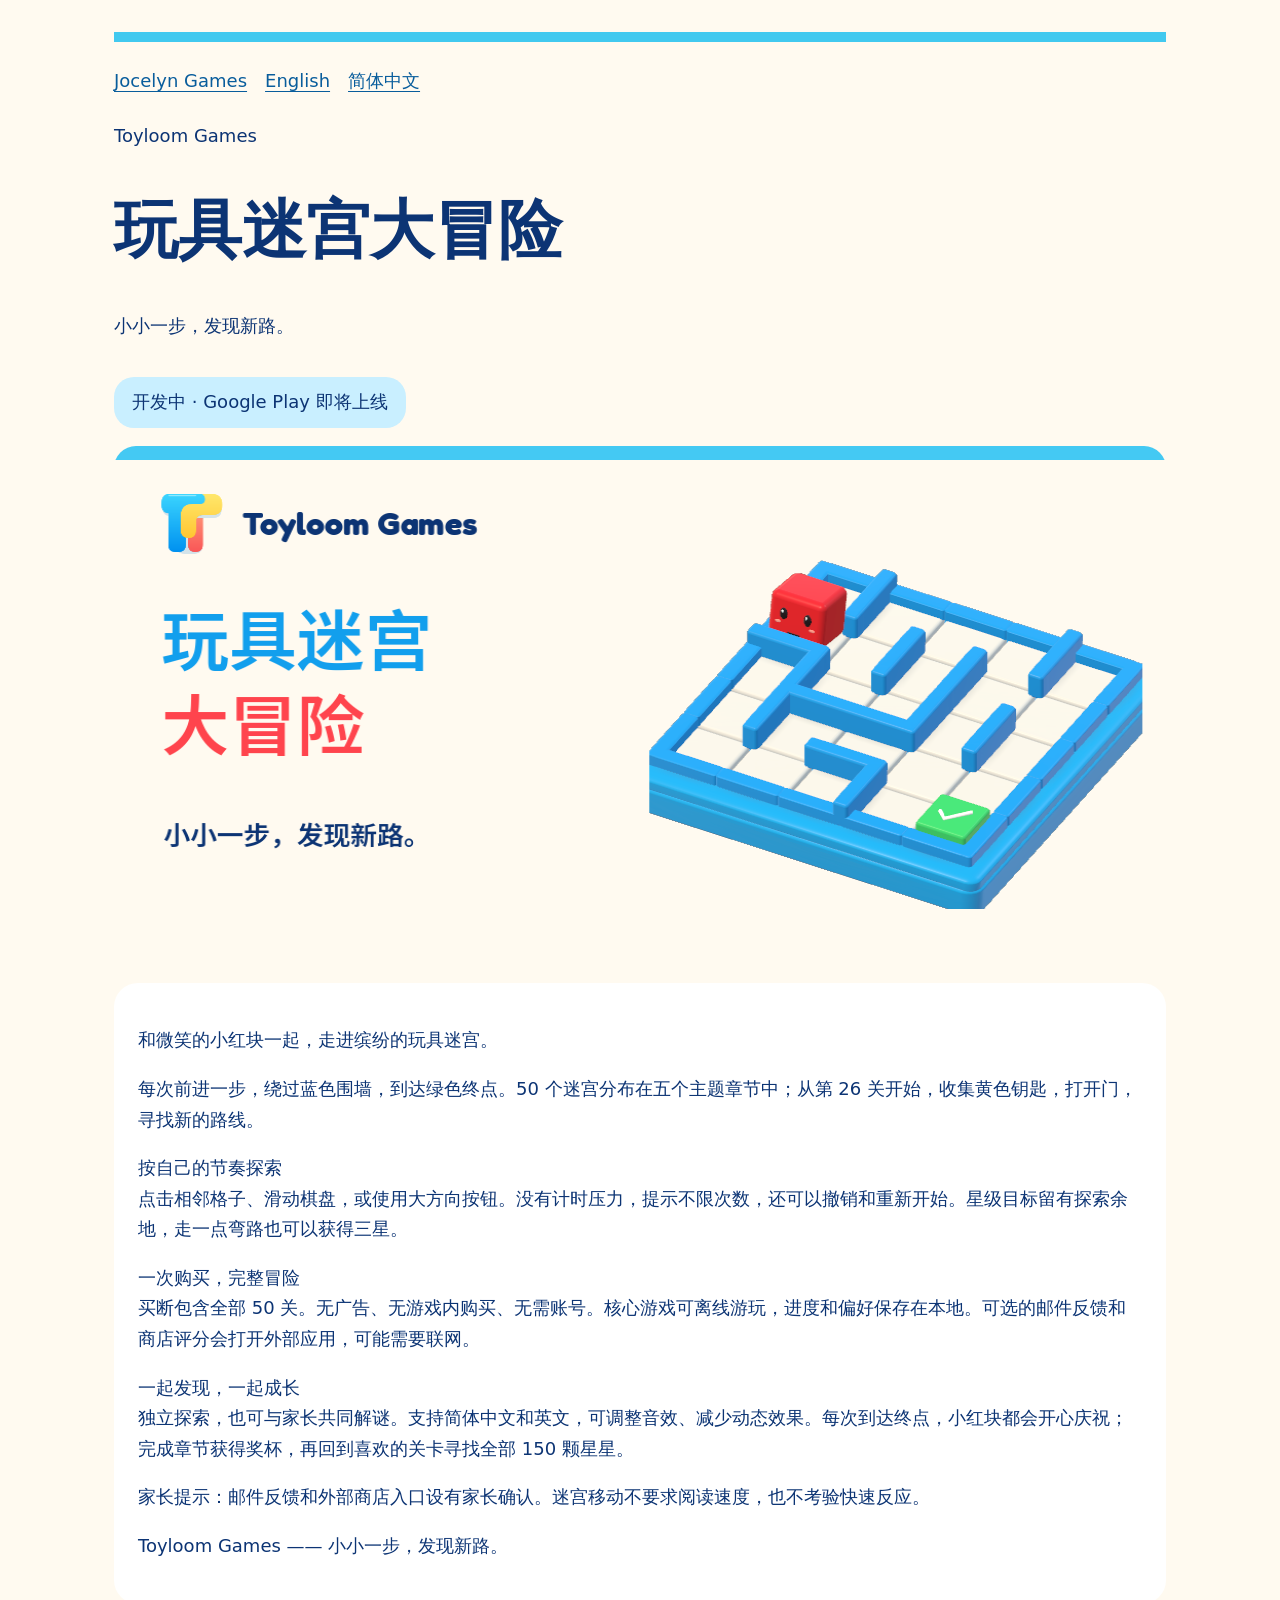
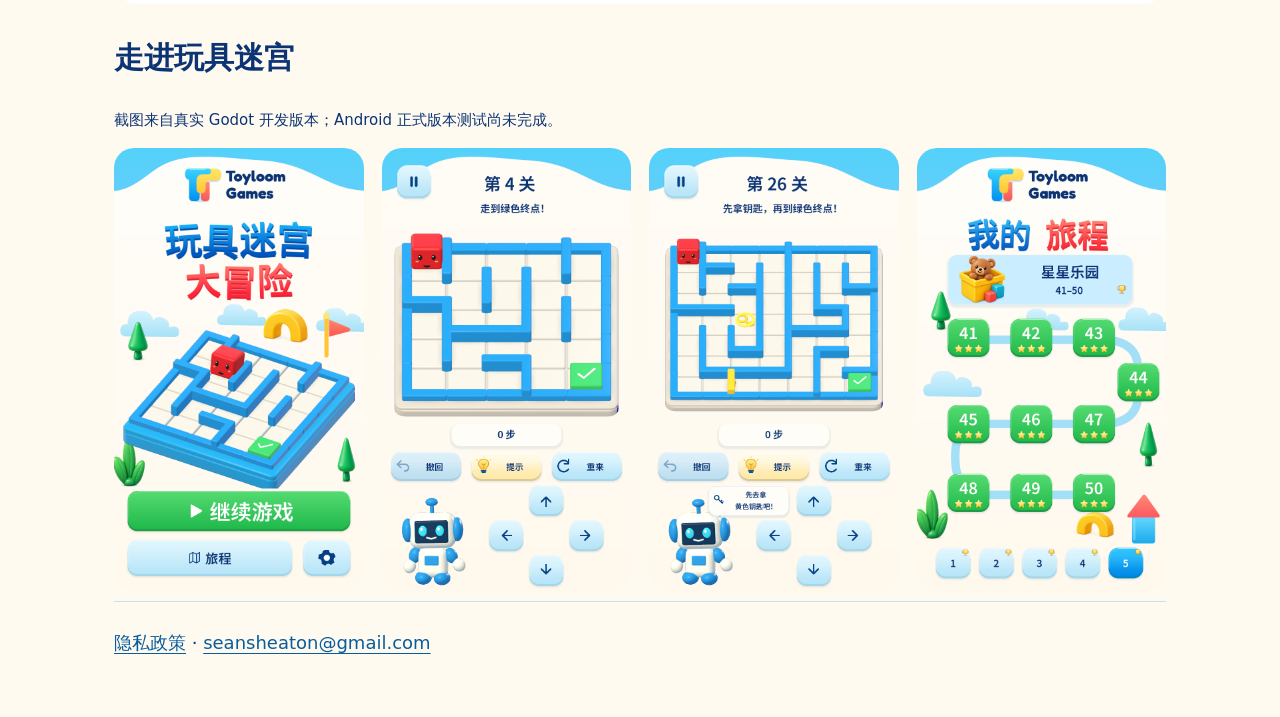
<file: maze-toy-adventure/zh.html>
<!doctype html><html lang="zh-CN"><head><meta charset="utf-8"><meta name="viewport" content="width=device-width,initial-scale=1"><title>玩具迷宫大冒险 · Toyloom Games</title><meta name="description" content="小小一步，发现新路。 50 offline toy maze puzzles / 50 个离线玩具迷宫。"><link rel="icon" href="../maze-toy-adventure.png"><link rel="stylesheet" href="style.css"><link rel="alternate" hreflang="en" href="index.html"><link rel="alternate" hreflang="zh-CN" href="zh.html"></head><body><main><header><nav><a href="/">Jocelyn Games</a><a href="index.html" lang="en">English</a><a href="zh.html" lang="zh-CN">简体中文</a></nav><p>Toyloom Games</p><h1>玩具迷宫大冒险</h1><p>小小一步，发现新路。</p><p class="pill">开发中 · Google Play 即将上线</p><img class="banner" src="zh-feature_1024x500.png" alt="玩具迷宫大冒险: a red block in a blue toy maze" width="1024" height="500"></header><article><p>和微笑的小红块一起，走进缤纷的玩具迷宫。</p><p>每次前进一步，绕过蓝色围墙，到达绿色终点。50 个迷宫分布在五个主题章节中；从第 26 关开始，收集黄色钥匙，打开门，寻找新的路线。</p><p>按自己的节奏探索<br>点击相邻格子、滑动棋盘，或使用大方向按钮。没有计时压力，提示不限次数，还可以撤销和重新开始。星级目标留有探索余地，走一点弯路也可以获得三星。</p><p>一次购买，完整冒险<br>买断包含全部 50 关。无广告、无游戏内购买、无需账号。核心游戏可离线游玩，进度和偏好保存在本地。可选的邮件反馈和商店评分会打开外部应用，可能需要联网。</p><p>一起发现，一起成长<br>独立探索，也可与家长共同解谜。支持简体中文和英文，可调整音效、减少动态效果。每次到达终点，小红块都会开心庆祝；完成章节获得奖杯，再回到喜欢的关卡寻找全部 150 颗星星。</p><p>家长提示：邮件反馈和外部商店入口设有家长确认。迷宫移动不要求阅读速度，也不考验快速反应。</p><p>Toyloom Games —— 小小一步，发现新路。</p></article><h2>走进玩具迷宫</h2><p class="muted">截图来自真实 Godot 开发版本；Android 正式版本测试尚未完成。</p><div class="grid"><a href="zh-home.png"><img src="zh-home.png" alt="Home / 首页" width="750" height="1334" loading="lazy"></a><a href="zh-play.png"><img src="zh-play.png" alt="Gameplay / 游戏棋盘" width="750" height="1334" loading="lazy"></a><a href="zh-key.png"><img src="zh-key.png" alt="Key and gate / 钥匙与门" width="750" height="1334" loading="lazy"></a><a href="zh-open_journey.png"><img src="zh-open_journey.png" alt="Journey / 关卡旅程" width="750" height="1334" loading="lazy"></a></div><footer><a href="/game-privacy-policies/maze-toy-adventure/zh.html">隐私政策</a> · <a href="mailto:seansheaton@gmail.com">seansheaton@gmail.com</a></footer></main></body></html>
</file>
<file: style.css>
:root{--ink:#24372b;--muted:#626c64;--paper:#f8f7f2;--line:#dedfd5;--lime:#d2ed93}*{box-sizing:border-box}html{scroll-behavior:smooth;scroll-padding-top:30px}body{margin:0;background:var(--paper);color:var(--ink);font:16px/1.65 -apple-system,BlinkMacSystemFont,"Segoe UI",Arial,sans-serif}a{color:inherit;text-decoration:none}button{font:inherit;color:inherit}a,button{-webkit-tap-highlight-color:transparent}a:focus-visible,button:focus-visible{outline:3px solid #5f7840;outline-offset:6px}.wrap{width:min(1200px,calc(100% - 96px));margin:auto}.skip{position:absolute;top:-100px;left:15px;background:white;padding:15px;z-index:9}.skip:focus{top:10px}header{min-height:112px;display:flex;align-items:center;justify-content:space-between;border-bottom:1px solid var(--line)}.brand{display:flex;align-items:center;font-size:25px;font-weight:800;letter-spacing:-1.2px;white-space:nowrap}.brand-small{font-size:14px;font-weight:400;letter-spacing:0;margin-left:7px;color:var(--muted)}.brand-mark{background:var(--lime);height:40px;width:40px;border-radius:13px;margin-right:12px;display:inline-flex;align-items:center;justify-content:center;font-size:29px;line-height:1;letter-spacing:-6px;padding-right:6px}.brand-mark span{font-size:19px;padding-top:10px}nav{display:flex;align-items:center;gap:30px;font-size:14px;font-weight:600}nav a:hover,footer a:hover{color:#638130}nav button{border:1px solid var(--line);background:transparent;border-radius:30px;padding:8px 17px;cursor:pointer}nav button:hover{background:#e8eddf}.hero{display:grid;grid-template-columns:1.1fr 1fr;align-items:center;gap:32px;min-height:610px;padding:75px 0 90px}.eyebrow{font-size:11px;font-weight:750;letter-spacing:2px;display:flex;align-items:center;gap:10px}.dot{height:8px;width:8px;border-radius:50%;background:#7c974c}h1{font-size:clamp(46px,5.8vw,78px);line-height:1.06;letter-spacing:-4px;margin:25px 0}h1 em{font-weight:500;font-family:Georgia,"Times New Roman",serif;color:#66833e}.intro{font-size:17px;color:var(--muted);max-width:405px;margin:25px 0 30px;line-height:1.85}.primary{display:inline-flex;gap:34px;align-items:center;background:var(--ink);color:#fff;border-radius:40px;padding:15px 23px;font-size:14px;font-weight:650;transition:background .2s}.primary:hover{background:#456047}.hero-note{margin-top:17px;font-size:11px;color:var(--muted)}.hero-art{height:400px;position:relative;max-width:480px;width:100%;margin:auto}.orbit{position:absolute;width:365px;height:365px;border:1px solid #d8ddca;border-radius:50%;left:50%;top:50%;transform:translate(-50%,-50%)}.orbit:after{content:"";position:absolute;inset:45px;border:1px dashed #d8ddca;border-radius:50%}.tile{position:absolute;display:block;box-shadow:0 15px 24px #273e2019;border-radius:25%;width:112px;height:112px;transition:transform .2s}.tile img{width:100%;height:100%;border-radius:25%;display:block;object-fit:cover}.tile:hover{transform:translateY(-7px) rotate(0deg);z-index:2}.tile-0{top:35px;left:35px;transform:rotate(-12deg);width:132px;height:132px}.tile-1{top:20px;right:110px;transform:rotate(8deg)}.tile-2{top:146px;right:16px;transform:rotate(12deg)}.tile-3{bottom:41px;right:131px;transform:rotate(-9deg)}.tile-4{top:187px;left:4px;transform:rotate(7deg)}.tile-5{top:155px;left:159px;transform:rotate(-4deg)}.spark{position:absolute;font-size:42px;color:#95a668}.spark-one{right:25px;top:27px}.spark-two{left:107px;bottom:13px;font-size:24px}.art-label{position:absolute;bottom:-12px;right:12px;font-size:10px;letter-spacing:2px;transform:rotate(-5deg);color:#66724e}.section-heading{border-top:1px solid var(--line);padding:38px 0 30px;display:flex;align-items:end;justify-content:space-between;gap:20px}h2{font-size:30px;line-height:1.3;letter-spacing:-1px;margin:13px 0 0}.count{font-size:11px;letter-spacing:1.3px;white-space:nowrap;color:var(--muted)}.games{display:grid;grid-template-columns:repeat(3,minmax(0,1fr));gap:28px 24px}.game{border:1px solid var(--line);border-radius:19px;overflow:hidden;background:#fff;display:flex;flex-direction:column}.game-art{height:234px;background:var(--tint);position:relative;display:flex;align-items:center;justify-content:center}.game-art:after{content:"";position:absolute;width:174px;height:174px;border:1px solid #ffffffa0;border-radius:50%;pointer-events:none}.game-art img{display:block;width:132px;height:132px;border-radius:28%;object-fit:cover;box-shadow:0 12px 20px #24372b20;transform:rotate(-6deg);z-index:1;transition:transform .2s}.game:nth-child(even) .game-art img{transform:rotate(6deg)}.game:hover .game-art img{transform:rotate(0deg) translateY(-3px)}.number{position:absolute;left:20px;top:15px;font-size:11px;opacity:.65}.category{position:absolute;right:18px;top:15px;font-size:10px;letter-spacing:.7px}.game-body{padding:24px;display:flex;flex-direction:column;flex:1}h3{font-size:21px;letter-spacing:-.55px;line-height:1.3;margin:0}.subtitle{font-size:11px;color:var(--muted);margin:8px 0 0}.description{font-size:14px;line-height:1.8;color:var(--muted);margin:20px 0}.features{font-size:11px;font-weight:650;letter-spacing:.15px;margin:auto 0 20px}.game-links{border-top:1px solid #e9ebe4;padding-top:18px;display:flex;align-items:center;flex-wrap:wrap;gap:12px;font-size:11px}.store{font-weight:750;display:flex;gap:12px;align-items:center;font-size:12px}.store:hover{text-decoration:underline}.soon{background:#f1f3ed;border-radius:12px;padding:3px 7px;color:#63705b;font-size:10px}.privacy{color:var(--muted);margin-left:auto;text-decoration:underline;text-underline-offset:3px}.contact{margin:85px 0 50px;border-radius:20px;background:#eaf0df;padding:40px;display:flex;align-items:center;justify-content:space-between;gap:45px}.contact h2{max-width:580px;font-size:28px}.contact p{max-width:550px;color:var(--muted);font-size:14px;margin-bottom:0}.contact>a{white-space:nowrap;font-size:14px;border-bottom:1px solid #789067;padding-bottom:6px}.contact>a:hover{color:#658338}footer{padding:25px 0 38px;border-top:1px solid var(--line);display:flex;align-items:center;justify-content:space-between;gap:20px;font-size:11px;color:var(--muted)}footer .brand{font-size:20px;color:var(--ink)}html[lang="zh-CN"] h1{letter-spacing:-2px;font-size:clamp(42px,5.4vw,67px);line-height:1.25}html[lang="zh-CN"] h1 em{font-family:inherit;font-style:normal}html[lang="zh-CN"] h2{letter-spacing:0}@media(min-width:1500px){.hero{min-height:650px}}@media(max-width:1050px){.wrap{width:calc(100% - 56px)}.hero{gap:10px}.hero-art{transform:scale(.85);transform-origin:center}.games{grid-template-columns:repeat(2,minmax(0,1fr))}.contact{display:block}.contact>a{display:inline-block;margin-top:26px}}@media(max-width:700px){.wrap{width:calc(100% - 36px)}header{min-height:84px}.brand{font-size:21px}.brand-small{font-size:11px}.brand-mark{width:32px;height:32px;margin-right:8px}nav{gap:12px}nav>a{display:none}nav button{font-size:12px;padding:6px 13px}.hero{grid-template-columns:1fr;padding:42px 0 50px;gap:18px;min-height:0}h1{font-size:58px;letter-spacing:-3px}.intro{font-size:15px;margin:20px 0 24px}.hero-art{max-width:365px;height:340px;transform:scale(.9);margin-top:0;margin-bottom:-15px}.orbit{width:320px;height:320px}.tile{width:93px;height:93px}.tile-0{left:20px;width:109px;height:109px;top:29px}.tile-1{right:80px;top:10px}.tile-2{right:0;top:120px}.tile-3{right:85px;bottom:32px}.tile-4{left:0;top:172px}.tile-5{left:132px;top:127px}.spark-one{right:2px;top:6px}.spark-two{left:92px;bottom:4px}.art-label{right:0;bottom:-15px;font-size:9px}.section-heading{align-items:start;padding-top:28px}h2{font-size:25px}.count{margin-top:4px;font-size:9px}.games{grid-template-columns:1fr;gap:22px}.game-art{height:225px}.game-body{padding:24px}.game-body h3{font-size:23px}.description{font-size:15px}.contact{margin:48px 0 30px;padding:28px 23px}.contact h2{font-size:25px}.contact>a{font-size:13px}footer{flex-wrap:wrap;gap:20px}footer .brand{width:100%}.eyebrow{font-size:9px}}@media(prefers-reduced-motion:reduce){html{scroll-behavior:auto}*{transition:none!important}}
</file>
<file: maze-toy-adventure/style.css>
*{box-sizing:border-box}body{margin:0;background:#fffaf0;color:#0c3474;font:18px/1.7 system-ui}main{max-width:1100px;padding:32px 24px;margin:auto}header{border-top:10px solid #42c9ef}nav{display:flex;flex-wrap:wrap;gap:18px;margin:24px 0}h1{font-size:clamp(36px,6vw,64px);line-height:1.15}h2{font-size:30px}a{color:#095d9c;text-underline-offset:4px}a:focus-visible{outline:3px solid #e7a200;outline-offset:4px}.banner{width:100%;border-radius:22px}.pill{display:inline-block;background:#c9efff;padding:10px 18px;border-radius:20px}.grid{display:grid;grid-template-columns:repeat(4,1fr);gap:18px}.grid img{width:100%;height:auto;border-radius:20px}article{background:white;border-radius:24px;padding:24px;margin:28px 0}footer{padding:26px 0;border-top:1px solid #c9dfec}.muted{font-size:15px} @media(max-width:700px){.grid{grid-template-columns:repeat(2,1fr)}main{padding:20px 16px}}
</file>
